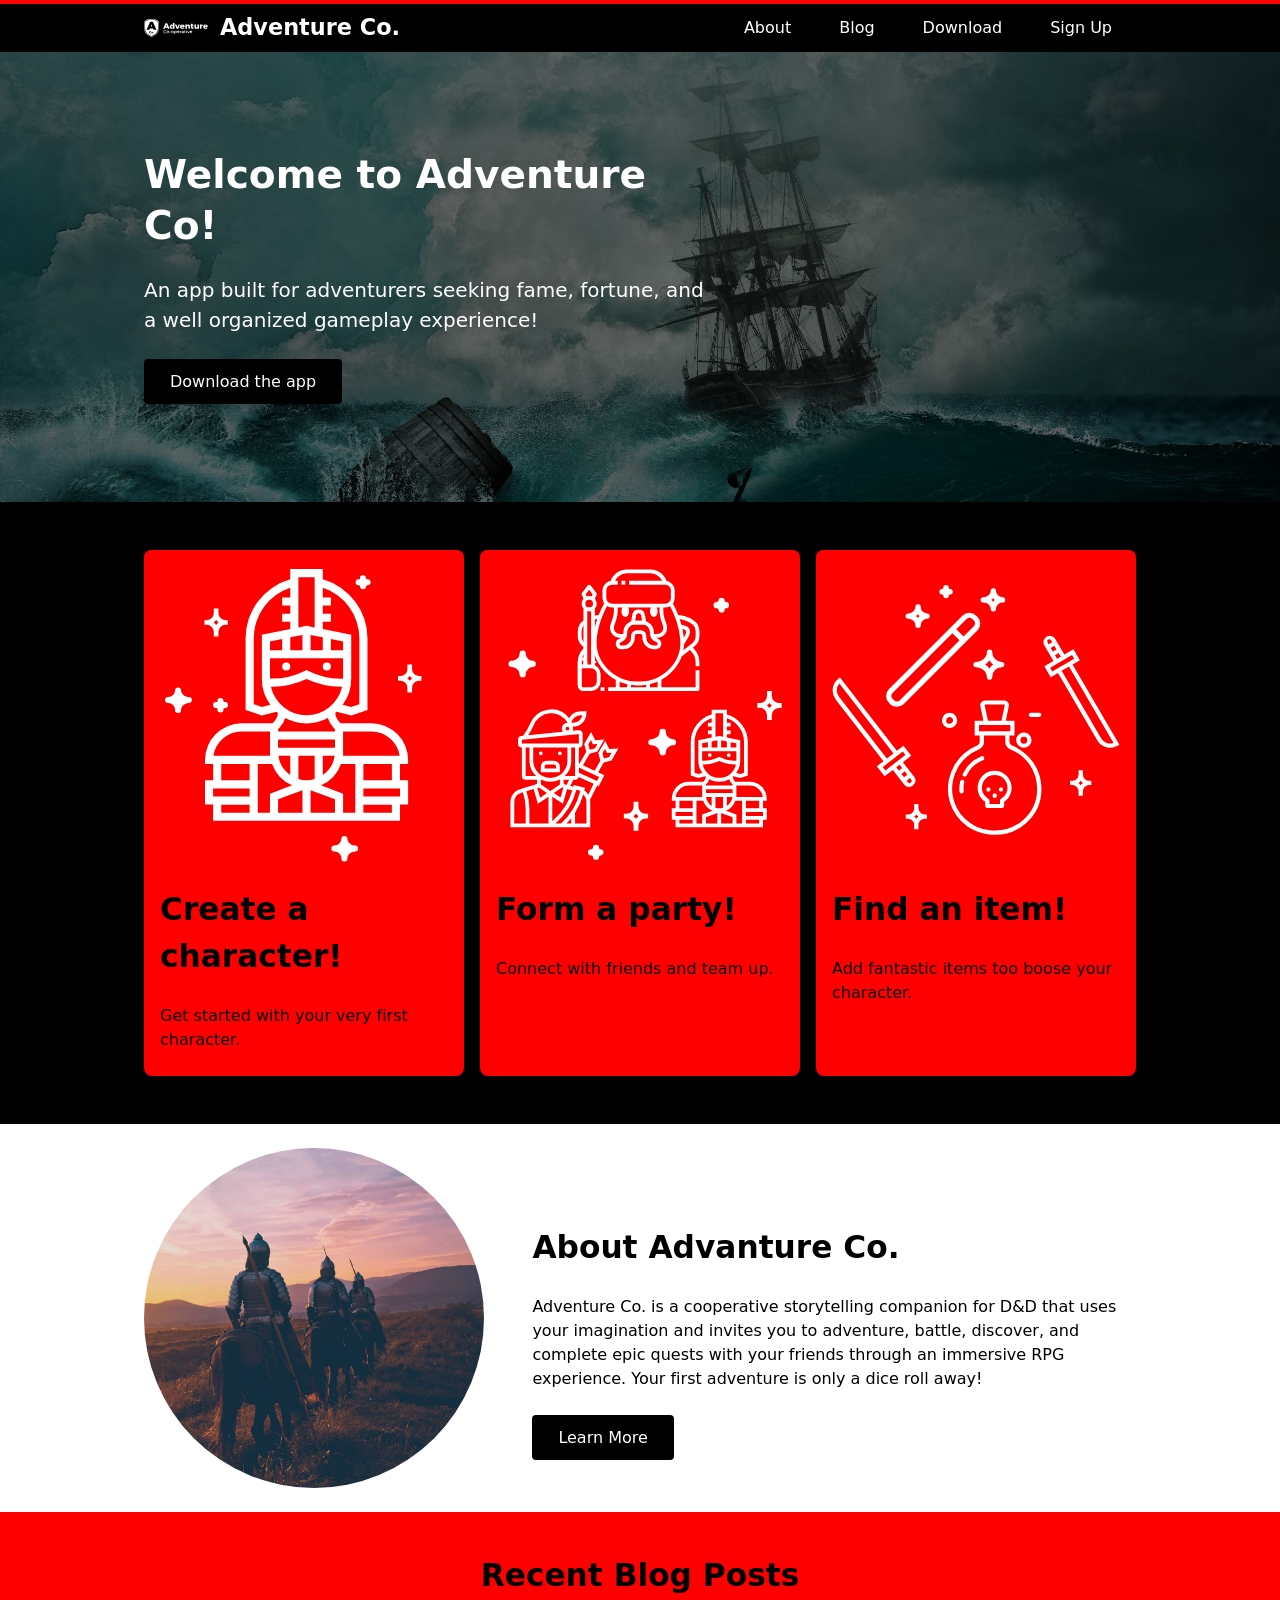
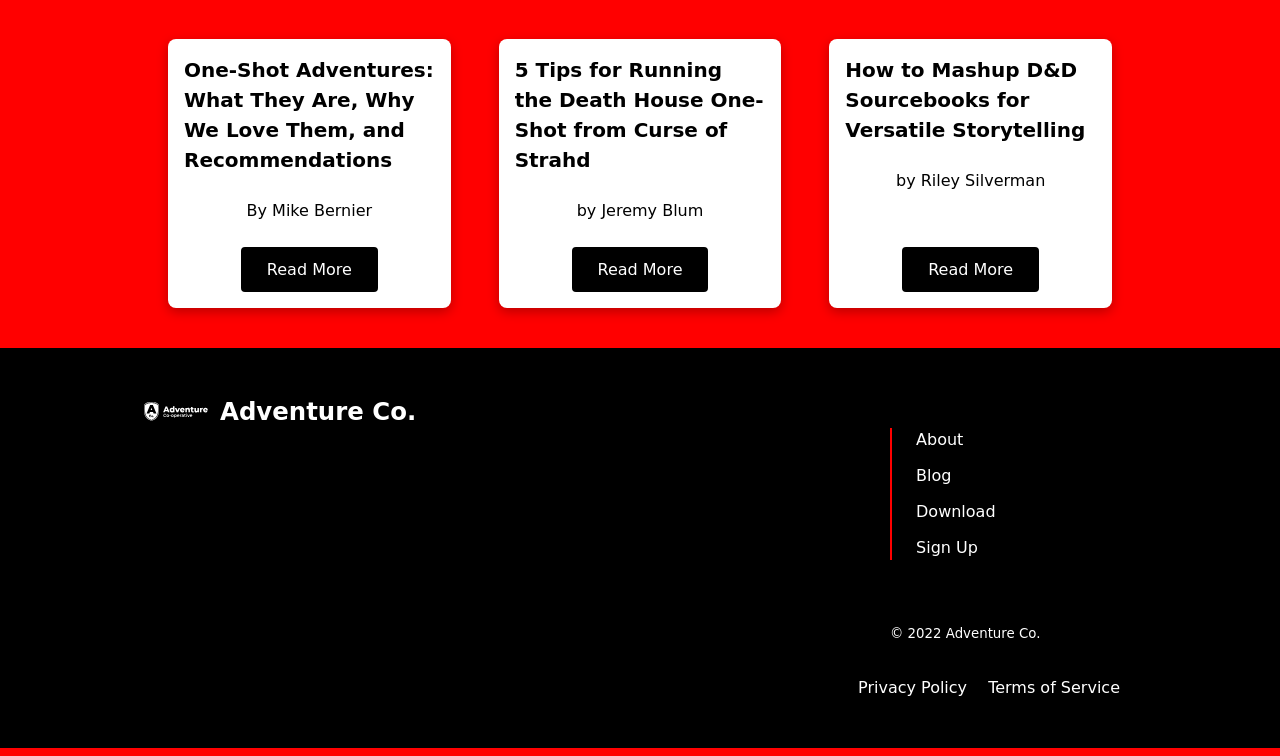
<file: index.html>
<!DOCTYPE html>
<html lang="en">
    <head>
        <meta charset="UTF-8">
        <meta name="viewport" content="width=device-width, initial-scale=1.0">
        <title> Welcome to Adventure Co!</title>
        <link rel="preconnect" href="https://fonts.googleapis.com">
        <link rel="preconnect" href="https://fonts.gstatic.com" crossorigin>
        <link href="https://fonts.googleapis.com/css2?family=Nunito+Sans:ital,opsz,wght@0,6..12,400;0,6..12,700;1,6..12,400;1,6..12,700&family=Ubuntu:ital,wght@0,400;0,700;1,400;1,700&display=swap" rel="stylesheet">
        <link rel="stylesheet" href="./css/main.css">
    </head>

    <body>
        <header class="navbar">
            <section class="">
                <div class="container">
                    <a href="#" class="navbar__logo"> 
                        <img src="./images/logo-ac.svg" alt="navbar logo" class="navbar__icon"> 
                        <span class="navbar__title"> Adventure Co. </span>
                    </a>
                    <nav class="navbar__nav">
                        <ul class="navbar__list"> 
                            <li><a class="navbar__link" href="#"> About </a></li>
                            <li><a class="navbar__link" href="#"> Blog </a></li>
                            <li><a class="navbar__link" href="#"> Download </a></li>
                            <li><a class="navbar__link" href="#"> Sign Up </a></li>
                        </ul>
                    </nav>
                </div>
            </section>
        </header>

        <!-- prof comment
          missing <main>
        -->

        <section class="banner">
            <div class="container">
                <div class="banner__content">
                    <h1 class="banner__title"> Welcome to Adventure Co! </h1>
                    <p class="banner__text"> An app built for adventurers seeking fame, fortune, and a well organized gameplay experience! </p>
                    <a href="#" class="btn"> Download the app </a>
                </div>
            </div>
        </section>

        <section class="card__group">
            <div class="container">
                <ul class="card__list">
                    <li class="card__item">
                        <a href="#" class="card">
                            <div class="card__image">
                                <img src="./images/card-character.svg" alt="character icon" class="card__icon">
                            </div>
                            
                            <div class="card-content">
                                <!-- prof comment
                                  should be h2
                                -->
                                <h3 class="card__title"> Create a character! </h3>
                                <p class="card__text"> Get started with your very first character. </p>
                            </div>
                        </a>
                    </li>

                    <li class="card__item">
                        <a href="#" class="card">
                            <div class="card__image">
                                <img src="./images/card-party.svg" alt="party icon" class="card__icon">
                            </div>
                            
                            <div class="card-content">
                                <!-- prof comment
                                  should be h2
                                -->
                                <h3 class="card__title"> Form a party! </h3>
                                <p class="card__text"> Connect with friends and team up. </p>
                            </div>
                        </a>
                    </li>

                    <li class="card__item">
                        <a href="#" class="card">
                            <div class="card__image">
                                <img src="./images/card-items.svg" alt="items icon" class="card__icon">
                            </div>
                            
                            <div class="card-content">
                                <!-- prof comment
                                  should be h2
                                -->
                                <h3 class="card__title"> Find an item! </h3>
                                <p class="card__text"> Add fantastic items too boose your character. </p>
                            </div>
                        </a>
                    </li>
                </ul>
            </div>
        </section>

        <section class="about">
            <div class="container">
                <div class="about__img">
                    <img src="./images/about.jpg" alt="Knights on horseback">
                </div>
                <div class="about__content">
                    <!-- prof comment
                      should be h2
                    -->
                    <h3 class="about__title"> About Advanture Co. </h3>
                    <p class="about__text">Adventure Co. is a cooperative storytelling companion for D&D that uses your imagination and invites you to adventure, battle, discover, and complete epic quests with your friends through an immersive RPG experience. Your first adventure is only a dice roll away!</p>
                    <a href="#" class="btn about__link"> Learn More </a>
                </div>
            </div>
        </section>

        <section class="blog">
            <div class="container">
                <div class="blogs__recent">
                    <!-- prof comment
                      should be h2
                    -->
                    <h3> Recent Blog Posts </h3>
                </div>
                <div class="blog__posts">
                    <a class="blog__section blog__advanture" href="./blog-post.html">
                        <!-- prof comment
                          should be h3
                        -->
                        <h5 class="blog__title">One-Shot Adventures: What They Are, Why We Love Them, and Recommendations</h5>
                        <p class="blog__text">By Mike Bernier</p>
                        <span class="btn">Read More</span>
                    </a>
                    <a class="blog__section blog__tips" href="https://www.dndbeyond.com/posts/1092-5-tips-for-running-the-death-house-one-shot-from">
                        <!-- prof comment
                          should be h3
                        -->
                        <h5 class="blog__title">5 Tips for Running the Death House One-Shot from Curse of Strahd</h5>
                        <p class="blog__text">by Jeremy Blum</p>
                        <span class="btn">Read More</span>
                    </a>
                    <a class="blog__section blog__sourcebooks" href="https://www.dndbeyond.com/posts/1255-how-to-mashup-d-d-sourcebooks-for-versatile">
                        <!-- prof comment
                          should be h3
                        -->
                        <h5 class="blog__title">How to Mashup D&D Sourcebooks for Versatile Storytelling</h5>
                        <p class="blog__text">by Riley Silverman</p>
                        <span href="#" class="btn">Read More</span>
                    </a>
                </div>
            </div>
        </section>

        <!-- prof comment
          missing </main>
        -->

        <footer class="footer">
            <div class="container">
                <a href="/" class="footer__logo"> 
                    <img src="./images/logo-ac.svg" alt="footer logo" class="footer__icon"> 
                    <span class="footer__title"> Adventure Co. </span>
                </a>
                <div class="footer__items">
                    <nav class="footer__nav">
                        <ul class="footer__list">
                            <li><a href="#" class="footer__link">About</a> </li>
                            <li><a href="#" class="footer__link">Blog</a></li>
                            <li><a href="#" class="footer__link"> Download </a></li>
                            <li><a href="#" class="footer__link"> Sign Up </a></li>
                        </ul>
                    </nav>

                    <div class="footer__terms">
                        <small class="footer__copyright"> 
                            &copy; 2022 Adventure Co. 
                        </small>
                        <div>
                            <a href="" class="footer__policy"> Privacy Policy </a>
                            <a href="" class="footer__policy"> Terms of Service</a>
                        </div>
                    </div>
                </div>
            </div>
        </footer> 
    </body>
</html>
</file>
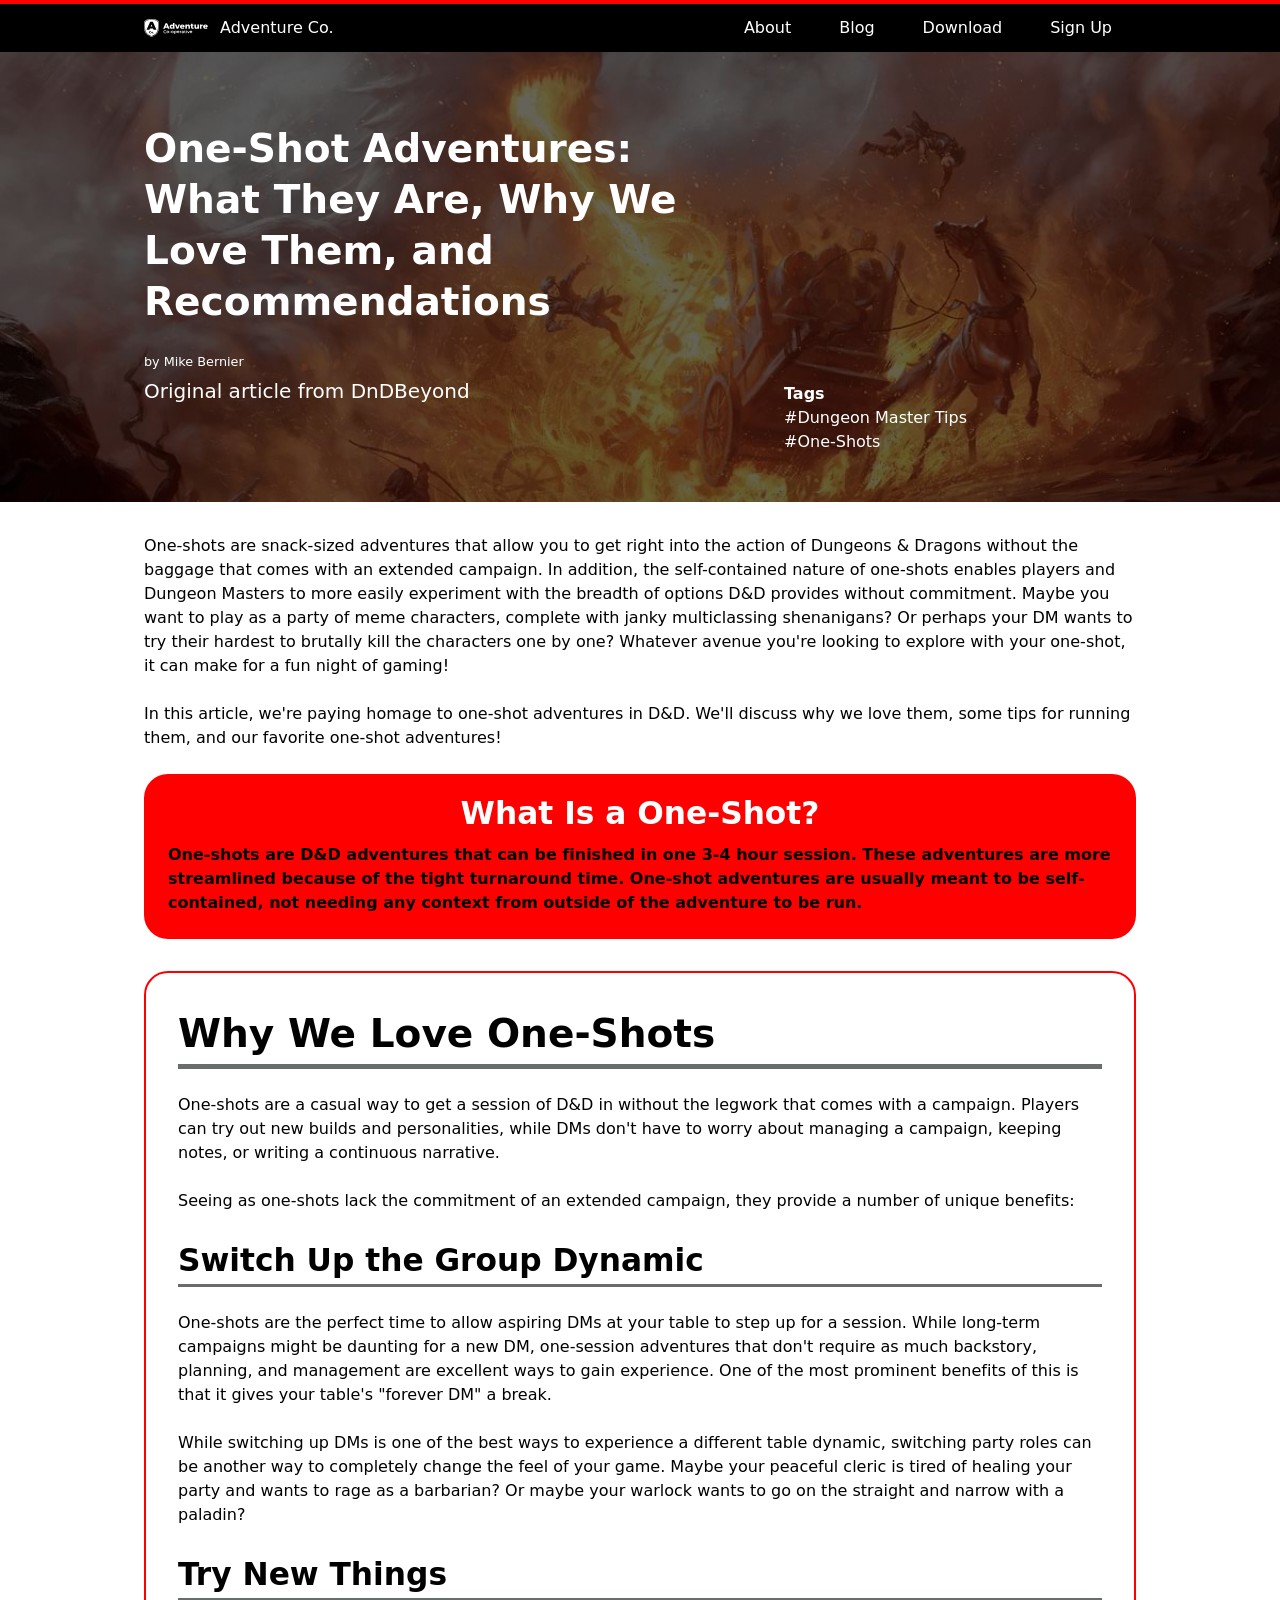
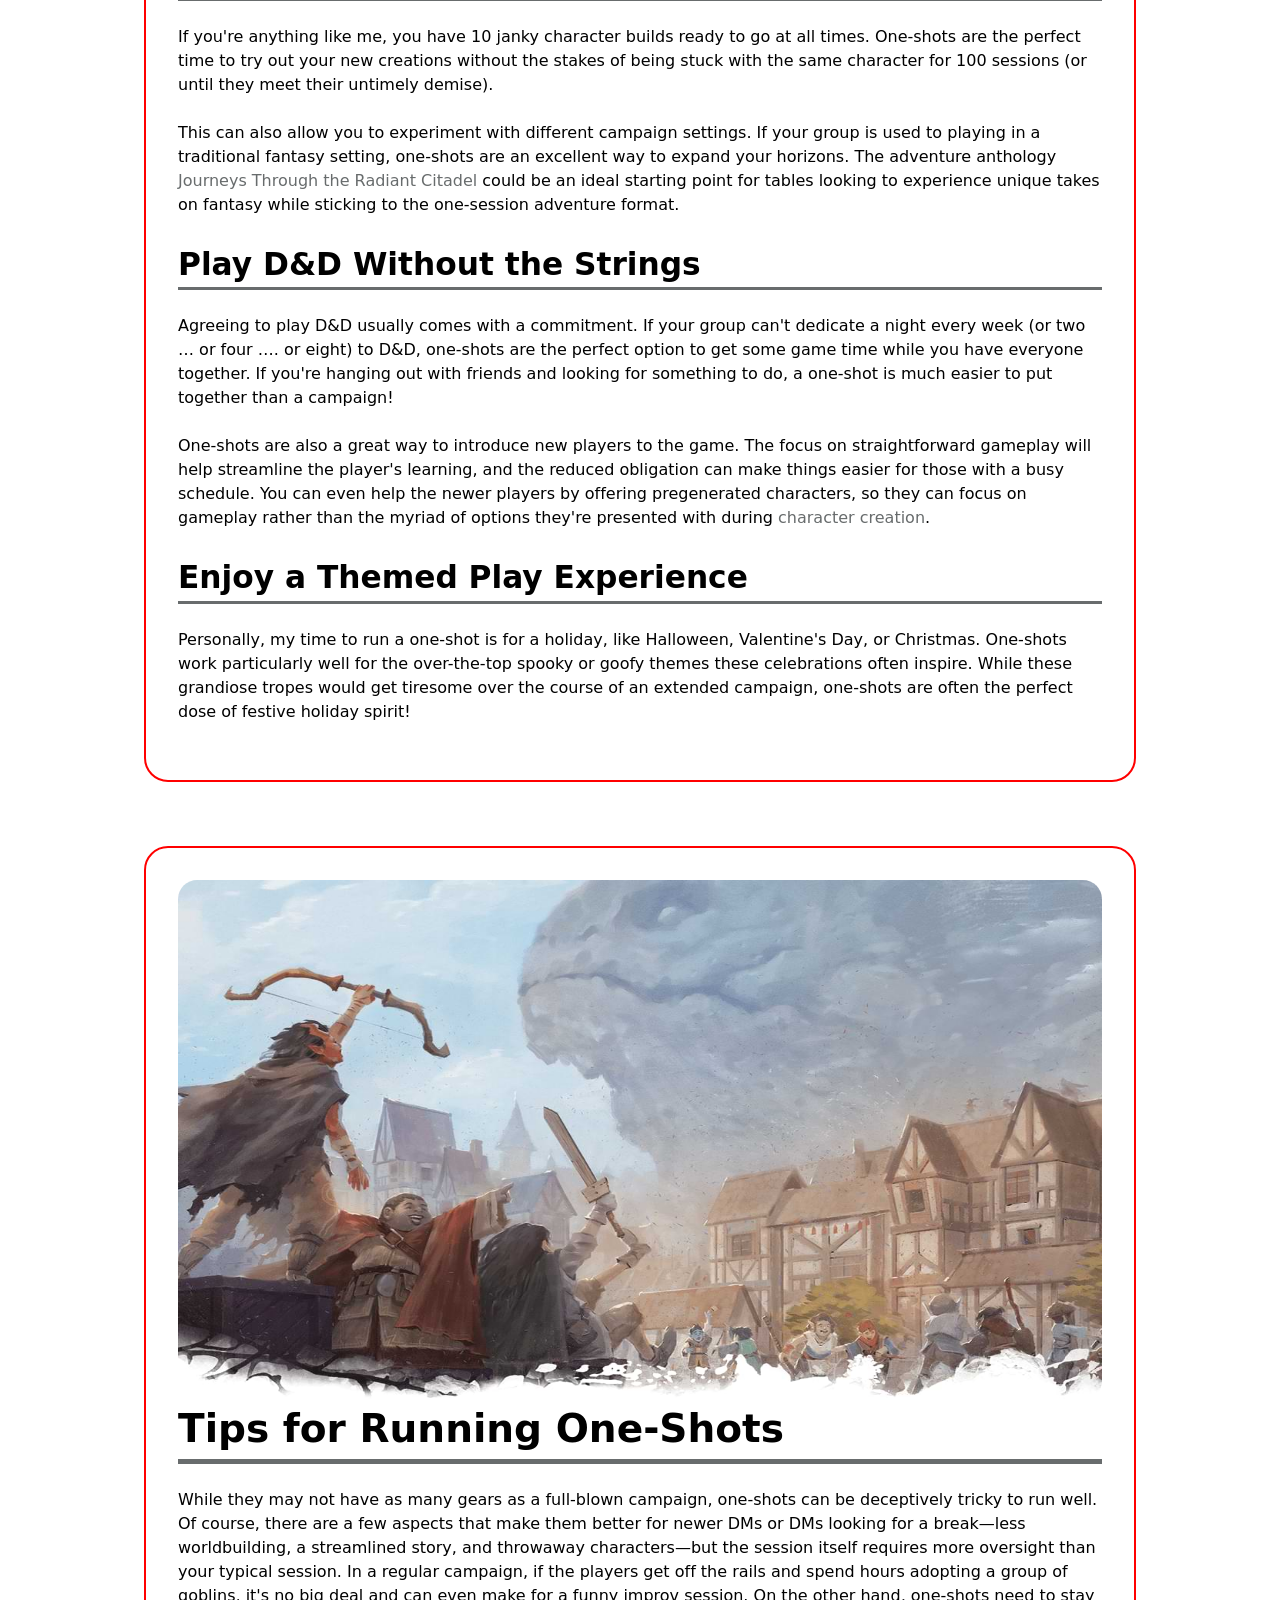
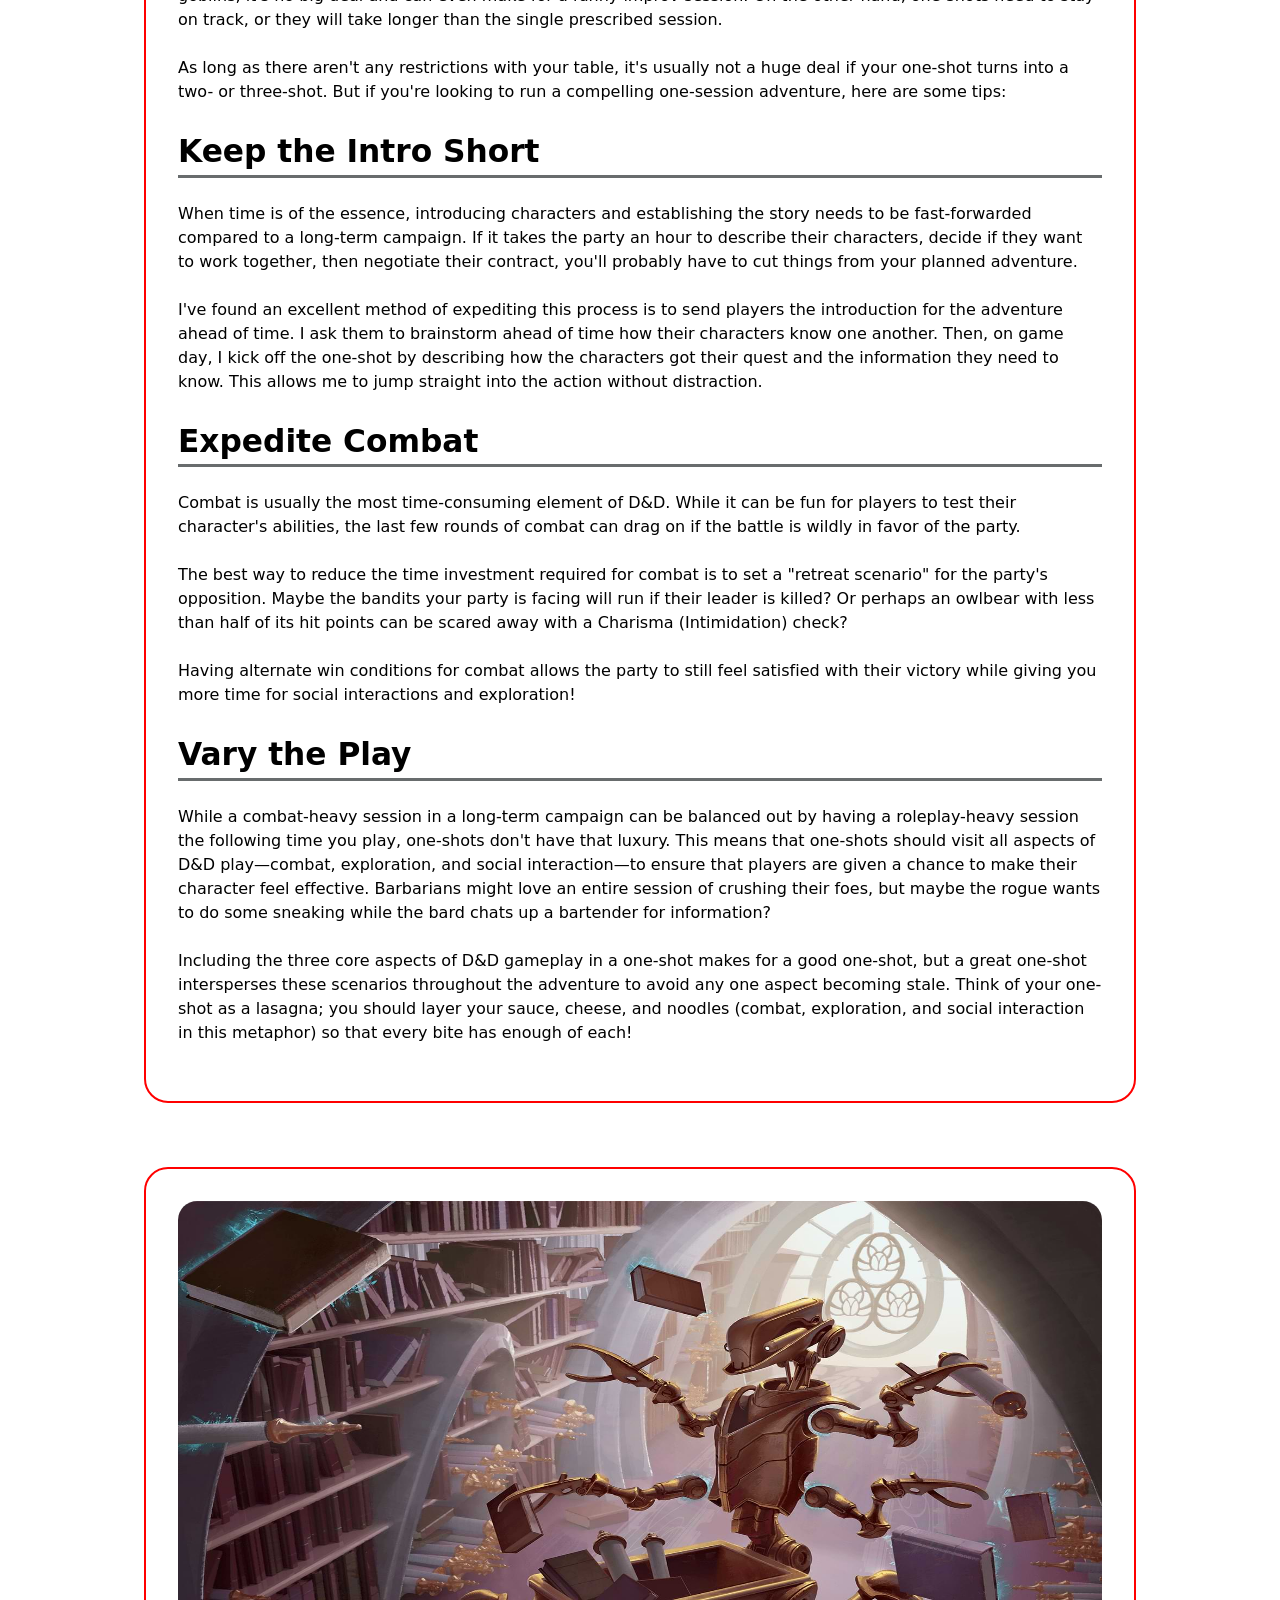
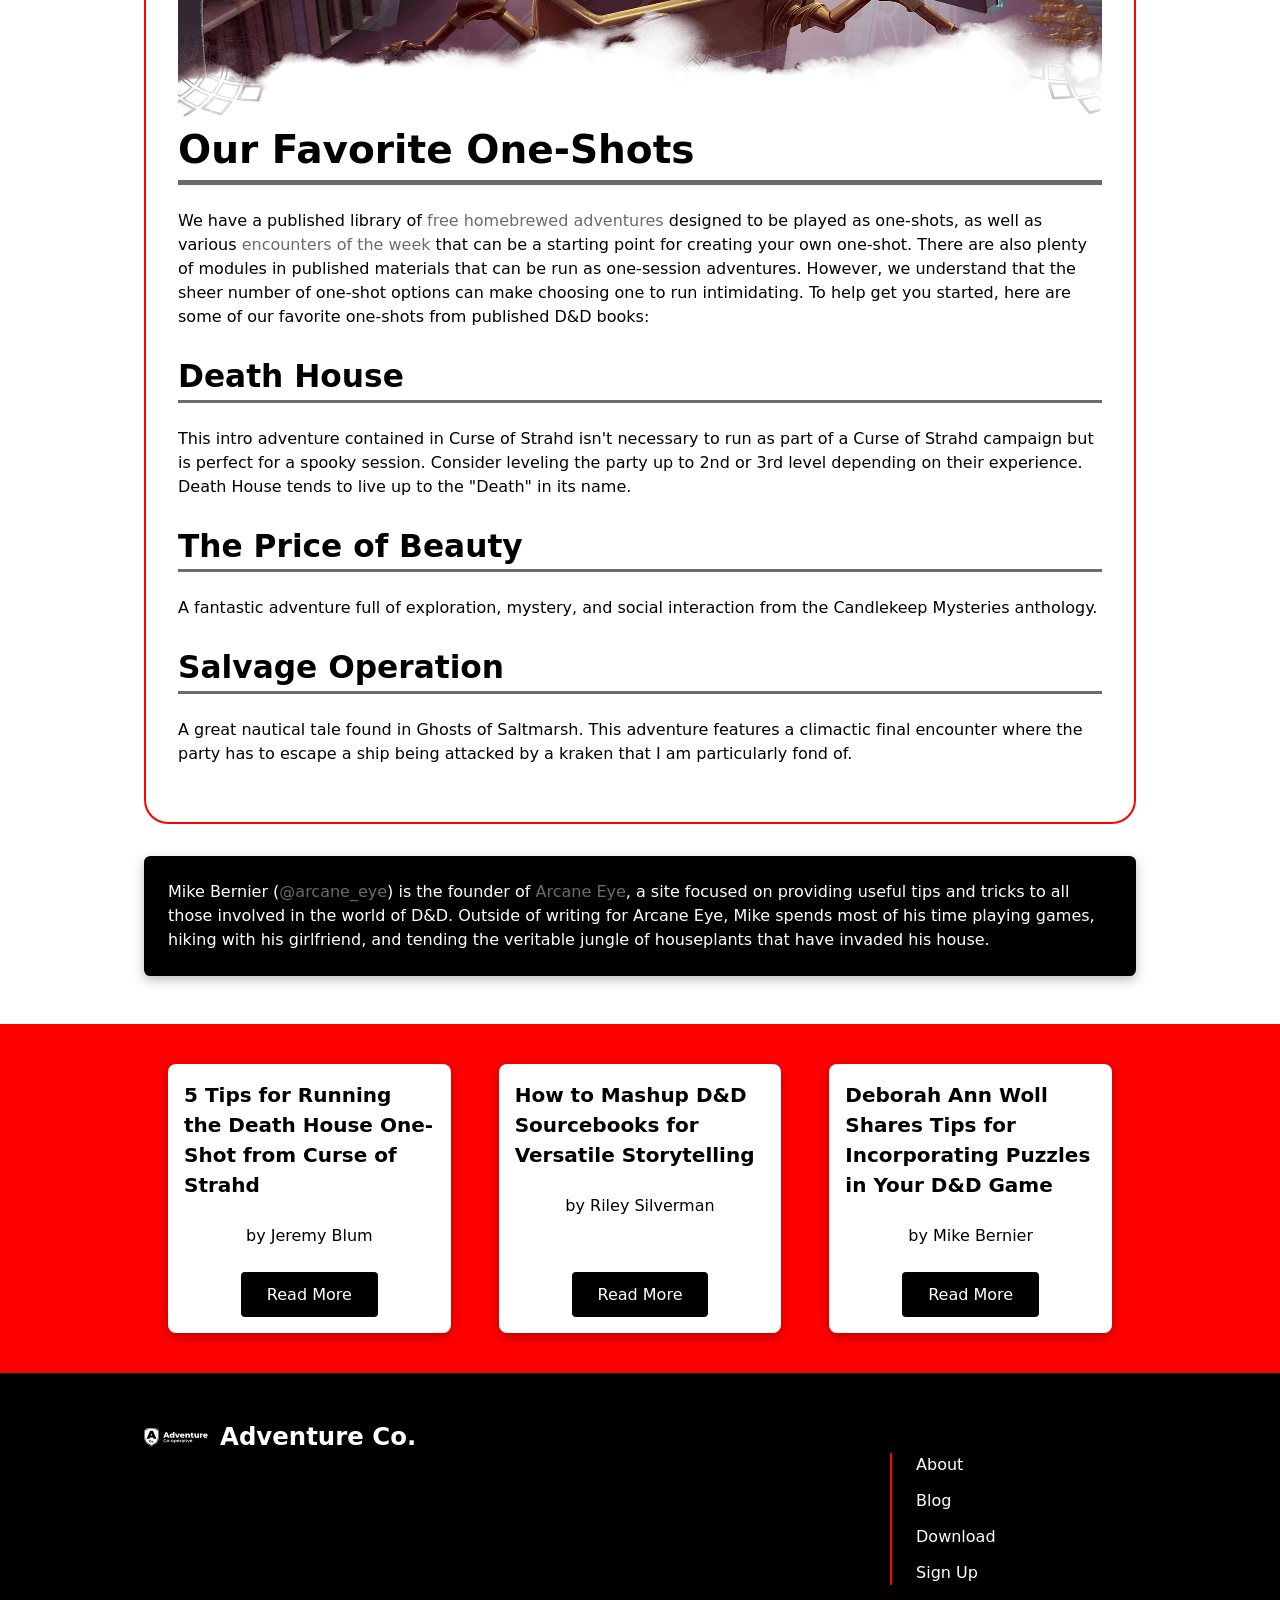
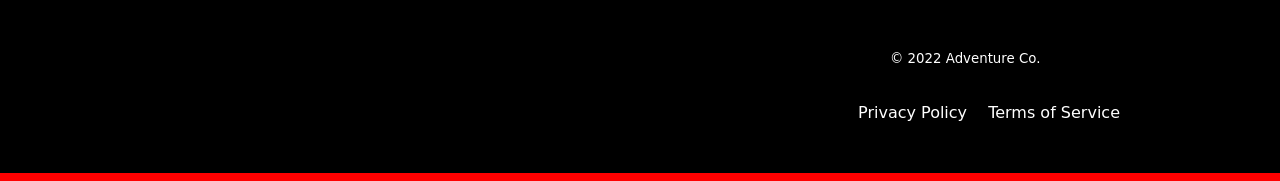
<file: blog-post.html>
<!DOCTYPE html>
<html lang="en">
<head>
    <meta charset="UTF-8">
    <meta name="viewport" content="width=device-width, initial-scale=1.0">
    <title>One-Shot Adventures</title>
    <link rel="preconnect" href="https://fonts.googleapis.com">
    <link rel="preconnect" href="https://fonts.gstatic.com" crossorigin>
    <link href="https://fonts.googleapis.com/css2?family=Nunito+Sans:ital,opsz,wght@0,6..12,400;0,6..12,700;1,6..12,400;1,6..12,700&family=Ubuntu:ital,wght@0,400;0,700;1,400;1,700&display=swap" rel="stylesheet">
    <link rel="stylesheet" href="./css/main.css">
</head>
<body>
    <header class="navbar">
        <section class="">
            <div class="container">
                <a href="#" class="navbar__logo"> 
                    <img src="./images/logo-ac.svg" alt="navbar logo" class="navbar__icon"> 
                    <span> Adventure Co. </span>
                </a>
                <nav class="navbar__nav">
                    <ul class="navbar__list"> 
                        <li><a class="navbar__link" href="#"> About </a></li>
                        <li><a class="navbar__link" href="#"> Blog </a></li>
                        <li><a class="navbar__link" href="#"> Download </a></li>
                        <li><a class="navbar__link" href="#"> Sign Up </a></li>
                    </ul>
                </nav>
            </div>
        </section>
    </header>
    
    <main>
        <section class="blog-banner">
            <div class="container">
                <div class="blog-banner__content">
                    <h1 class="blog-banner__title">One-Shot Adventures: What They Are, Why We Love Them, and Recommendations</h1>
                    <p class="blog-banner__author">by Mike Bernier</p>
                    <p class="blog-banner__text">Original article from <a class="blog-banner__link" href="https://www.dndbeyond.com/posts/1300-one-shot-adventures-what-they-are-why-we-love-them"> DnDBeyond </a> </p>
                </div>
                <div class="tags">
                    <p class="tags__label"> Tags </p>
                    <!-- prof comment
                      href must not be empty. Put `#` as a placeholder
                    -->
                    <a href="" class="tags__item">#Dungeon Master Tips </a>
                    <a href="" class="tags__item"> #One-Shots </a>
                </div>
            </div>
        </section>

        <section class="intro">
            <div class="container">
                <div class="intro__content">
                    <p class="intro__text"> One-shots are snack-sized adventures that allow you to get right into the action of Dungeons & Dragons without the baggage that comes with an extended campaign. In addition, the self-contained nature of one-shots enables players and Dungeon Masters to more easily experiment with the breadth of options D&D provides without commitment. Maybe you want to play as a party of meme characters, complete with janky multiclassing shenanigans? Or perhaps your DM wants to try their hardest to brutally kill the characters one by one? Whatever avenue you're looking to explore with your one-shot, it can make for a fun night of gaming!
                    <p class="intro__text"> In this article, we're paying homage to one-shot adventures in D&D. We'll discuss why we love them, some tips for running them, and our favorite one-shot adventures!
                </div>
            </div>
        </section>

        <section class="oneshot">
            <div class="container">
                <div class="oneshot__content">
                    <h3 class="oneshot__title">What Is a One-Shot?</h3>
                    <p class="oneshot__text">One-shots are D&D adventures that can be finished in one 3-4 hour session. These adventures are more streamlined because of the tight turnaround time. One-shot adventures are usually meant to be self-contained, not needing any context from outside of the adventure to be run.</p>
                </div>
            </div>
        </section>
        
        <section class="blog-post">
            <div class="container">
                <div class="blog-posts">
                    <div class="blog-post__content">
                        <h2 class="blog-post__main-title">Why We Love One-Shots</h2>
                        <p class="blog-post__text">One-shots are a casual way to get a session of D&D in without the legwork that comes with a campaign. Players can try out new builds and personalities, while DMs don't have to worry about managing a campaign, keeping notes, or writing a continuous narrative.</p>
                        <p class="blog-post__text">Seeing as one-shots lack the commitment of an extended campaign, they provide a number of unique benefits:</p>
                    </div>

                    <div class="blog-post__content">
                        <h3 class="blog-post__title">Switch Up the Group Dynamic</h3>
                        <p class="blog-post__text"> One-shots are the perfect time to allow aspiring DMs at your table to step up for a session. While long-term campaigns might be daunting for a new DM, one-session adventures that don't require as much backstory, planning, and management are excellent ways to gain experience. One of the most prominent benefits of this is that it gives your table's "forever DM" a break.</p>
                        <p class="blog-post__text">While switching up DMs is one of the best ways to experience a different table dynamic, switching party roles can be another way to completely change the feel of your game. Maybe your peaceful cleric is tired of healing your party and wants to rage as a barbarian? Or maybe your warlock wants to go on the straight and narrow with a paladin?</p>
                    </div>

                    <div class="blog-post__content">
                        <h3 class="blog-post__title">Try New Things</h3>
                        <p class="blog-post__text">If you're anything like me, you have 10 janky character builds ready to go at all times. One-shots are the perfect time to try out your new creations without the stakes of being stuck with the same character for 100 sessions (or until they meet their untimely demise). </p>
                        <p class="blog-post__text">This can also allow you to experiment with different campaign settings. If your group is used to playing in a traditional fantasy setting, one-shots are an excellent way to expand your horizons. The adventure anthology <a class="blog-post__link" href="https://www.dndbeyond.com/marketplace/adventures/journeys-through-the-radiant-citadel?icid_medium=ddb&icid_source=article&icid_campaign=one-shots&icid_content=radiant-citadel">Journeys Through the Radiant Citadel</a> could be an ideal starting point for tables looking to experience unique takes on fantasy while sticking to the one-session adventure format.</p>
                    </div>

                    <div class="blog-post__content">
                        <h3 class="blog-post__title">Play D&D Without the Strings</h3>
                        <p class="blog-post__text">Agreeing to play D&D usually comes with a commitment. If your group can't dedicate a night every week (or two … or four …. or eight) to D&D, one-shots are the perfect option to get some game time while you have everyone together. If you're hanging out with friends and looking for something to do, a one-shot is much easier to put together than a campaign! </p>
                        <p class="blog-post__text">One-shots are also a great way to introduce new players to the game. The focus on straightforward gameplay will help streamline the player's learning, and the reduced obligation can make things easier for those with a busy schedule. You can even help the newer players by offering pregenerated characters, so they can focus on gameplay rather than the myriad of options they're presented with during <a class="blog-post__link" href="https://www.dndbeyond.com/posts/1059-how-to-create-your-first-dungeons-dragons">character creation</a>.</p>
                    </div>

                    <div class="blog-post__content">
                        <h3 class="blog-post__title">Enjoy a Themed Play Experience</h3>
                        <p class="blog-post__text"> Personally, my time to run a one-shot is for a holiday, like Halloween, Valentine's Day, or Christmas. One-shots work particularly well for the over-the-top spooky or goofy themes these celebrations often inspire. While these grandiose tropes would get tiresome over the course of an extended campaign, one-shots are often the perfect dose of festive holiday spirit! </p>
                    </div>
                </div>
            </div>
        </section>

        <section class="blog-post">
            <div class="container">
                <div class="blog-posts">
                    <div class="blog-post__content">
                        <img class="blog-post__img" src="./images/blog-image-adventurers.jpg" alt="a group of adventurers">
                        <h2 class="blog-post__main-title">Tips for Running One-Shots</h2>
                        <p class="blog-post__text">While they may not have as many gears as a full-blown campaign, one-shots can be deceptively tricky to run well. Of course, there are a few aspects that make them better for newer DMs or DMs looking for a break—less worldbuilding, a streamlined story, and throwaway characters—but the session itself requires more oversight than your typical session. In a regular campaign, if the players get off the rails and spend hours adopting a group of goblins, it's no big deal and can even make for a funny improv session. On the other hand, one-shots need to stay on track, or they will take longer than the single prescribed session.</p>
                        <p class="blog-post__text">As long as there aren't any restrictions with your table, it's usually not a huge deal if your one-shot turns into a two- or three-shot. But if you're looking to run a compelling one-session adventure, here are some tips:</p>
                    </div>

                    <div class="blog-post__content">
                        <h3 class="blog-post__title">Keep the Intro Short</h3>
                        <p class="blog-post__text"> When time is of the essence, introducing characters and establishing the story needs to be fast-forwarded compared to a long-term campaign. If it takes the party an hour to describe their characters, decide if they want to work together, then negotiate their contract, you'll probably have to cut things from your planned adventure.</p>
                        <p class="blog-post__text"> I've found an excellent method of expediting this process is to send players the introduction for the adventure ahead of time. I ask them to brainstorm ahead of time how their characters know one another. Then, on game day, I kick off the one-shot by describing how the characters got their quest and the information they need to know. This allows me to jump straight into the action without distraction.</p>
                    </div>

                    <div class="blog-post__content"> 
                        <h3 class="blog-post__title">Expedite Combat</h3>
                        <p class="blog-post__text"> Combat is usually the most time-consuming element of D&D. While it can be fun for players to test their character's abilities, the last few rounds of combat can drag on if the battle is wildly in favor of the party. </p>
                        <p class="blog-post__text"> The best way to reduce the time investment required for combat is to set a "retreat scenario" for the party's opposition. Maybe the bandits your party is facing will run if their leader is killed? Or perhaps an owlbear with less than half of its hit points can be scared away with a Charisma (Intimidation) check?</p>
                        <p class="blog-post__text"> Having alternate win conditions for combat allows the party to still feel satisfied with their victory while giving you more time for social interactions and exploration!</p>
                    </div>

                    <div class="blog-post__content">
                        <h3 class="blog-post__title">Vary the Play</h3>
                        <p class="blog-post__text"> While a combat-heavy session in a long-term campaign can be balanced out by having a roleplay-heavy session the following time you play, one-shots don't have that luxury. This means that one-shots should visit all aspects of D&D play—combat, exploration, and social interaction—to ensure that players are given a chance to make their character feel effective. Barbarians might love an entire session of crushing their foes, but maybe the rogue wants to do some sneaking while the bard chats up a bartender for information? </p>
                        <p class="blog-post__text"> Including the three core aspects of D&D gameplay in a one-shot makes for a good one-shot, but a great one-shot intersperses these scenarios throughout the adventure to avoid any one aspect becoming stale. Think of your one-shot as a lasagna; you should layer your sauce, cheese, and noodles (combat, exploration, and social interaction in this metaphor) so that every bite has enough of each! </p>
                    </div>
                </div>
            </div>
        </section>

        <section class="blog-post">
            <div class="container">
                <div class="blog-posts">
                    <div class="blog-post__content">
                        <img class="blog-post__img" src="./images/blog-image-robot.jpg" alt="a robot picking up items">
                        <h2 class="blog-post__main-title">Our Favorite One-Shots</h2>
                        <p class="blog-post__text">We have a published library of <a class="blog-post__link" href="https://www.dndbeyond.com/tag/free-adventure"> free homebrewed adventures </a> designed to be played as one-shots, as well as various <a class="blog-post__link" href="https://www.dndbeyond.com/tag/encounter-of-the-week"> encounters of the week </a> that can be a starting point for creating your own one-shot. There are also plenty of modules in published materials that can be run as one-session adventures. However, we understand that the sheer number of one-shot options can make choosing one to run intimidating. To help get you started, here are some of our favorite one-shots from published D&D books:</p>
                    </div>

                    <div class="blog-post__content">
                        <h3 class="blog-post__title">Death House</h3>
                        <p class="blog-post__text"> This intro adventure contained in Curse of Strahd isn't necessary to run as part of a Curse of Strahd campaign but is perfect for a spooky session. Consider leveling the party up to 2nd or 3rd level depending on their experience. Death House tends to live up to the "Death" in its name.</p>
                    </div>

                    <div class="blog-post__content">
                        <h3 class="blog-post__title">The Price of Beauty</h3>
                        <p class="blog-post__text"> A fantastic adventure full of exploration, mystery, and social interaction from the Candlekeep Mysteries anthology.</p>
                    </div>

                    <div class="blog-post__content">
                        <h3 class="blog-post__title">Salvage Operation</h3>
                        <p class="blog-post__text"> A great nautical tale found in Ghosts of Saltmarsh. This adventure features a climactic final encounter where the party has to escape a ship being attacked by a kraken that I am particularly fond of. </p>
                    </div>
                </div>
            </div>
        </section>

        <!-- prof comment
          remove section, only need footer
        -->
        <section class="blog-post__footer">
            <div class="container">
                <footer class="blog__footer">
                    <p class="blog-post__footer-text">
                        Mike Bernier (<a class="blog-post__link" href="https://twitter.com/arcane_eye">@arcane_eye</a>) is the founder of <a class="blog-post__link" href="https://arcaneeye.com/"> Arcane Eye</a>, a site focused on providing useful tips and tricks to all those involved in the world of D&D. Outside of writing for Arcane Eye, Mike spends most of his time playing games, hiking with his girlfriend, and tending the veritable jungle of houseplants that have invaded his house.
                    </p>
                </footer>
            </div>
        </section>
            
        <section class="blog">
            <div class="container">
                <!-- prof comment
                  missing h2 title: Related Blog Posts
                -->
                <div class="blog__posts">
                    <a class="blog__section blog__tips" href="https://www.dndbeyond.com/posts/1092-5-tips-for-running-the-death-house-one-shot-from">
                        <!-- prof comment
                          should be h3
                        -->
                        <h5 class="blog__title">5 Tips for Running the Death House One-Shot from Curse of Strahd</h5>
                        <p class="blog__text">by Jeremy Blum</p>
                        <span class="btn">Read More</span>
                    </a>
                    <a class="blog__section blog__sourcebooks" href="https://www.dndbeyond.com/posts/1255-how-to-mashup-d-d-sourcebooks-for-versatile">
                        <!-- prof comment
                          should be h3
                        -->
                        <h5 class="blog__title">How to Mashup D&D Sourcebooks for Versatile Storytelling</h5>
                        <p class="blog__text">by Riley Silverman</p>
                        <span href="#" class="btn">Read More</span>
                    </a>
                    <a class="blog__section blog__sourcebooks" href="https://www.dndbeyond.com/posts/1176-deborah-ann-woll-shares-tips-for-incorporating">
                        <!-- prof comment
                          should be h3
                        -->
                        <h5 class="blog__title">Deborah Ann Woll Shares Tips for Incorporating Puzzles in Your D&D Game</h5>
                        <p class="blog__text">by Mike Bernier</p>
                        <span href="#" class="btn">Read More</span>
                    </a>
                </div>
            </div>
        </section>

        <!-- prof comment
          missing </main>
        -->
        <footer class="footer">
            <div class="container">
                <a href="/" class="footer__logo"> 
                    <img src="./images/logo-ac.svg" alt="footer logo" class="footer__icon"> 
                    <span class="footer__title"> Adventure Co. </span>
                </a>
                <div class="footer__items">
                    <nav class="footer__nav">
                        <ul class="footer__list">
                            <li><a href="#" class="footer__link">About</a> </li>
                            <li><a href="#" class="footer__link">Blog</a></li>
                            <li><a href="#" class="footer__link"> Download </a></li>
                            <li><a href="#" class="footer__link"> Sign Up </a></li>
                        </ul>
                    </nav>

                    <div class="footer__terms">
                        <small class="footer__copyright"> 
                            &copy; 2022 Adventure Co. 
                        </small>
                        <div>
                            <a href="" class="footer__policy"> Privacy Policy </a>
                            <a href="" class="footer__policy"> Terms of Service</a>
                        </div>
                    </div>
                </div>
            </div>
        </footer> 
    </main>
</body>
</html>
</file>
<file: css/main.css>
:root{
    --color-primary: #000000;
    --color-primary-light: #686c6d;
    --color-secondary:rgb(255, 255, 255);
    --accent: #ff0000;
    --shadow: 0 0.25rem 0.75rem #0004;
    --shadow--large: 0 0.5rem 0.75rem #0004;
  }
/* ---------- CSS resets -------- */
/* Box sizing rules */
*,
*::before,
*::after {
  box-sizing: border-box;
}

/* Set core root defaults */
html {
  line-height: 1.5;
  font-family: Roboto, system-ui, -apple-system, BlinkMacSystemFont, 'Segoe UI', Oxygen, Ubuntu, Cantarell, 'Open Sans', 'Helvetica Neue', sans-serif;
}

html:focus-within {
  scroll-behavior: smooth;
}

/* Set core body defaults */
body {
  min-height: 100vh;
  text-rendering: optimizeSpeed;
  margin: 0;
}

/* Update default margin */
h1,
h2,
h3,
h4,
h5,
h6,
p,
figure,
blockquote,
ul,
ol,
dl,
dd {
  margin: 0 0 1.5rem;
}

/* Remove list styles on ul, ol elements with a list role, which suggests default styling will be removed */
ul[role='list'],
ol[role='list'] {
  list-style: none;
}

/* A elements that don't have a class get default styles */
a {
  text-decoration-skip-ink: auto;
  color: #36BF7F;
}

a:hover,
a:focus-visible {
  color: #D96666;
}

/* Make images easier to work with */
img,
picture {
  max-width: 100%;
  display: block;
}

svg {
  fill: currentColor;
}

svg:not(:root) {
  overflow: hidden;
}

/* Inherit fonts for inputs and buttons */
input,
button,
textarea,
select {
  font: inherit;
}

/* Remove all animations, transitions and smooth scroll for people that prefer not to see them */
@media (prefers-reduced-motion: reduce) {
  html:focus-within {
    scroll-behavior: auto;
  }
  
  *,
  *::before,
  *::after {
    animation-duration: 0.01ms !important;
    animation-iteration-count: 1 !important;
    transition-duration: 0.01ms !important;
    scroll-behavior: auto !important;
  }
}

/* ---------- Containers ---------- */

.container {
  width: min(65em, 100%);
  margin: 0 auto;
  padding-left: 1.5rem;
  padding-right: 1.5rem;
}

.container--text {
    width: min(45em, 100%);
  }
  
/* --------- Type Hierarchy ------------*/

h1 {
  font-size: 1.802rem;
}

h2 {
  font-size: 1.602rem;
}

h3 {
  font-size: 1.424rem;
}

h4 {
  font-size: 1.266rem;
}

h5 {
  font-size: 1.125rem;
}

h6 {
  font-size: 1rem;
}

@media only screen and (min-width: 45rem){
  h1 {
    font-size: 2.488rem;
  }
  
  h2 {
    font-size: 2.074rem;
  }
  
  h3 {
    font-size: 1.728rem;
  }
  
  h4 {
    font-size: 1.44rem;
  }
  
  h5 {
    font-size: 1.2rem;
  }
  
  h6 {
    font-size: 1rem;
  }  
}


@media only screen and (min-width: 60rem){
  h1 {
    font-size: 3.052rem;
  }
  
  h2 {
    font-size: 2.441rem;
  }
  
  h3 {
    font-size: 1.953rem;
  }
  
  h4 {
    font-size: 1.563rem;
  }
  
  h5 {
    font-size: 1.25rem;
  }
  
  h6 {
    font-size: 1rem;
  }  
}
/* --------- buttons ---------- */
.btn{
    display: inline-block;
    padding: 0.55em 1.5em 0.5em;
    background-color: var(--color-primary);
    border: 0.125rem solid var(--color-primary);
    color: var(--color-secondary);
    border-radius: 0.25em;
    text-align: center;
    text-decoration: none;
    cursor: pointer;
    font-size: inherit;
    font-family: inherit;
} 
  
.btn:hover,
.btn:focus{
    background-color: var(--accent);
    border: 0.125rem solid var(--accent);
    color: var(--color-secondary);
}

.btn--large{
  font-size: 1.25rem;
}

/* -----navbar---------*/

.navbar {
  background-color: var(--color-primary);
  color: var(--color-secondary); 
  border-top: 0.3rem solid var(--accent);
}

.navbar .container{
  padding: 1.5rem 0 0;
  display: flex;
  flex-direction: column;
  gap: 1.5rem;
}

.navbar__logo {
  display: flex;
  gap: 0.75rem;
  align-items: center;
  color: var(--color-secondary);
  text-decoration: none;
  justify-content:center;
  transition: opacity var(--transition);

  &:where(:hover, :focus){
    opacity: 0.75;
    color: var(--color-secondary);
  }
}

.navbar__icon {
  width: 4rem;
}

.navbar__title {
  font-size: 1.4rem;
  font-weight: bold;   
}

.navbar__list {
  padding: 0;
  margin: 0;
  list-style-type: none;
}

.navbar__link{
  color: var(--color-secondary);
  text-decoration: none;
  padding: 0.75rem 1.5rem;
  display: block;
  text-align: center;
}

.navbar__link:hover,
.navbar__link:focus {
  background-color: var(--accent);
  color: var(--color-secondary);
}

@media only screen and (min-width: 45em){
  .navbar .container {
      padding: 0;
      flex-direction: unset;
      justify-content: space-between;
      align-items: center;
      padding: 0 1.5rem;
  } 

  .navbar__logo {
    flex: 2 0;
    padding-left: 0;
    justify-content: flex-start;

    &:where(:hover, :focus){
      opacity: 0.75;
      color: var(--color-secondary);
    }
  }

  .navbar__title {
    font-size: 1.4rem;
    font-weight: bold; 
  }

  .navbar__list {
    display: flex;
  }
}

/* -----footer --------*/

.footer {
  background-color: var(--color-primary);
  color: var(--color-secondary);
  border-bottom: 0.5rem solid var(--accent);
}

footer .container {
  padding-top: 3rem;
  padding-bottom: 3rem;
  display: flex;
  flex-direction: column;
  gap: 1.5rem;
}

.footer__logo{
  display: flex;
  gap: 0.75rem;
  align-items: center;
  color: var(--color-secondary);
  text-decoration: none;
}

.footer__icon {
  width: 4rem;
}

.footer__title{
  font-size: 1.525rem;
  font-weight: bold;
  line-height: 1.3;
}

.footer__list{
  padding-left: 1.5rem;
  margin: 0;
  border-left: 0.125rem solid var(--accent);
  list-style-type: none;
  display: flex;
  flex-direction: column;
  gap: 0.75rem;
}

.footer__link {
  color: var(--color-secondary);
  text-decoration: none;
}

.footer__link .hover, .focus {
  color: var(--accent);
}

.footer__nav,
.footer__copyright {
  padding: 2rem;
}

.footer a:hover,
a:focus {
  color: var(--accent);
}

.navbar a:hover, a:focus {
  color: var(--color-secondary);
}

.footer__terms {
  display: flex;
  flex-direction: column;
}

.footer__policy {
  text-decoration: none;
  color: var(--color-secondary);
  margin-right: 1rem;
}

/* ------- banner --------*/


.banner{
  background-image: 
  linear-gradient(to bottom, #0009, #0009),
  url('../images/hero-banner.jpg');
  background-position: center;
  background-size: cover;
}

.banner .container,
.blog-banner .container {
  min-height: 50vh;
  display: flex;
  justify-content: flex-start;
  align-items: center;
  padding-top: 3rem;
  padding-bottom: 3rem;
}

.banner__content,
.blog-banner__content {
  width: min(35em, 100%);
}

.banner__title,
.blog-banner__title {
  font-size: 1.756rem;
  line-height: 1.3;
  color: var(--color-secondary);
}

.banner__text,
.blog-banner__text {
  font-size: 1.150rem;
  color: var(--color-secondary);
}

.blog-banner{
  background-image: 
  linear-gradient(to bottom, #0009, #0009),
  url('../images/blog-image-dragon.jpg');
  background-position: center;
  background-size: cover;
}

.blog-banner__author {
    font-size: 0.8rem;
    color: var(--color-secondary);
    margin-bottom: 0.3rem;
  }

.blog-banner__link {
    text-decoration: none;
    color: var(--color-secondary);
}

.blog-banner__link:hover, :focus {
    color: var(--accent);
}

@media only screen and (min-width: 45em) {
  
  .banner__title,
  .blog-banner__title {
    font-size: 2.069rem;
  }
  
  .banner__text,
  .blog-banner__text,
  .btn--large{
    font-size: 1.200rem;
  }
}

@media only screen and (min-width: 60em) {
  
  .blog-banner__title,
  .banner__title {
    font-size: 2.444rem;
  }

  .blog-banner__text,
  .banner__text,
  .btn--large{
    font-size: 1.250rem;
  }
}

.tags {
    margin-left: 5rem;
    display: flex;
    flex-direction: column;
    align-self: end;
}

.tags__label {
    font-weight: bold;
    color: var(--color-secondary);
    margin-bottom: 0;
}

.tags__item {
    display: block;
    color: var(--color-secondary);
    text-decoration: none;
}

.tags__item:hover, :focus {
    color: var(--accent);
}

/* ----------- card group ----------- */
.card__group {
  background-color: var(--color-primary);
}

.card__list {
  padding:0;
  margin:0;
  list-style-type: none;
  display: grid;
  grid-template-columns: repeat(3,1fr);
  grid-gap:1rem;
}

.card {
  display:flex;
  flex-direction: column;
  box-shadow: var(--shadow);
  background-color: var(--accent);
  overflow: hidden;
  border-radius: 0.5em;
  color: var(--color-primary);
  flex: 1 1 15rem;
  text-decoration: none;
}

.card .hover .focus{
  color: var(--color-primary-light)
}

.card__image img{
  display: block;
  width: 100%;
  object-fit: cover;
  background-color: var(--accent);
}

.card__content {
  padding: 1.5rem;
  display: flex;
  flex-direction: column;
  align-items: center;
}

.card__item {
  display: flex;
  flex: 1 1 15rem;
  padding: 3rem 0;
}

.card__title {
  margin-top: 1rem;
  margin-left: 1rem;
}

.card__text {
  margin-left: 1rem;
}

/* -----blog content-----*/

.about .container{
  display: flex;
  flex-direction: column;
  align-items: center;
  padding: 1.5rem;
}

.about__img {
  aspect-ratio: 1/1;
  display: flex;
  border-radius: 50%;
  overflow: hidden;
}

.about__content {
  margin-top: 1rem;
  padding-top: 2rem;
}

.about__link {
  align-items: center;
}

.blog {
  background-color: var(--accent);
}

.blogs__recent{
  padding-top: 2.5rem;
  margin-bottom: 0;
  display: flex;
  justify-content: center;
  align-items: center;
}

.blogs__recent h3{
  margin-bottom: 0;
}

.blog__posts {
  display: flex;
  flex-direction: column;
  padding-top: 1rem;
  padding-bottom: 1rem;
}

.blog__section {
  background-color: var(--color-secondary);
  border-radius: 0.5rem;
  display: flex;
  flex-direction: column;
  padding: 1rem;
  margin: 1.5rem;
  box-shadow: var(--shadow);
  text-decoration: none;
  color: var(--color-primary);
}

.blog__section:hover,
.blog__section:focus {
  color: var(--color-primary-light);
}

@media only screen and (min-width: 45em){
  .footer .container {
      flex-direction: row;
      justify-content: space-between;
  }

  .footer__logo {
      flex: 2 0;
      align-self: flex-start;
  }

  .footer__nav,
  .footer__copyright {
    flex: 1 0;
  }

  .about .container{
    display: flex;
    flex-direction: row;
    align-items: center;
  }

  .about__content {
    margin-left: 1rem;
    padding-left: 2rem;
  }

  .blog__posts {
    display: grid;
    grid-template-columns: 1fr 1fr 1fr;
    padding-bottom: 1rem;
  }

  .blog__section {
    display: flex;
    flex-direction: column;
  }

  .blog__section .btn {
    align-self: center;
    margin-top: auto;
    display: inline-block;
  }

  .blog__text {
    align-self: center;
  }
}

/* ---------------------blog post----------------------- */

.intro {
  padding-top: 2rem;
}

.oneshot__content {
  background-color: var(--accent);
  color: var(--color-secondary);
  border-radius: 1.5rem;
}

.oneshot__title {
  padding: 1rem 1.3rem 0rem 1.3rem;
  margin: 0;
  font-weight: bold;
  text-align: center;
}

.oneshot__text {
  padding: 0.4rem 1.3rem 1.5rem 1.5rem;
  margin: 0;
  font-weight: bold;
  color: var(--color-primary);
}

.blog-post {
  padding-top: 2rem;
  padding-bottom: 2rem;
} 

.blog-posts {
  border-radius: 1.5rem;
  border: 2px solid var(--accent);
  padding: 2rem;
}

.blog-post__title {
  border-bottom: 3px solid var(--color-primary-light);
}

.blog-post__main-title {
  border-bottom: 5px solid var(--color-primary-light);
}

.blog-post__link {
  text-decoration: none;
  color: var(--color-primary-light);
}

.blog-post__link:focus, 
.blog-post__link:hover {
  text-decoration: none;
  color: var(--accent);
}

.blog-post__img {
  aspect-ratio: 16/9;
  border-radius: 1.2rem;
}

.blog__footer {
  background-color: var(--color-primary);
  color: var(--color-secondary);
  padding: 1.5rem;
  border-radius: 0.4rem;
  box-shadow: var(--shadow);
}

.blog-post__footer-text {
  margin: 0;
}
.blog-post__footer {
  margin-bottom: 3rem;
}
</file>
